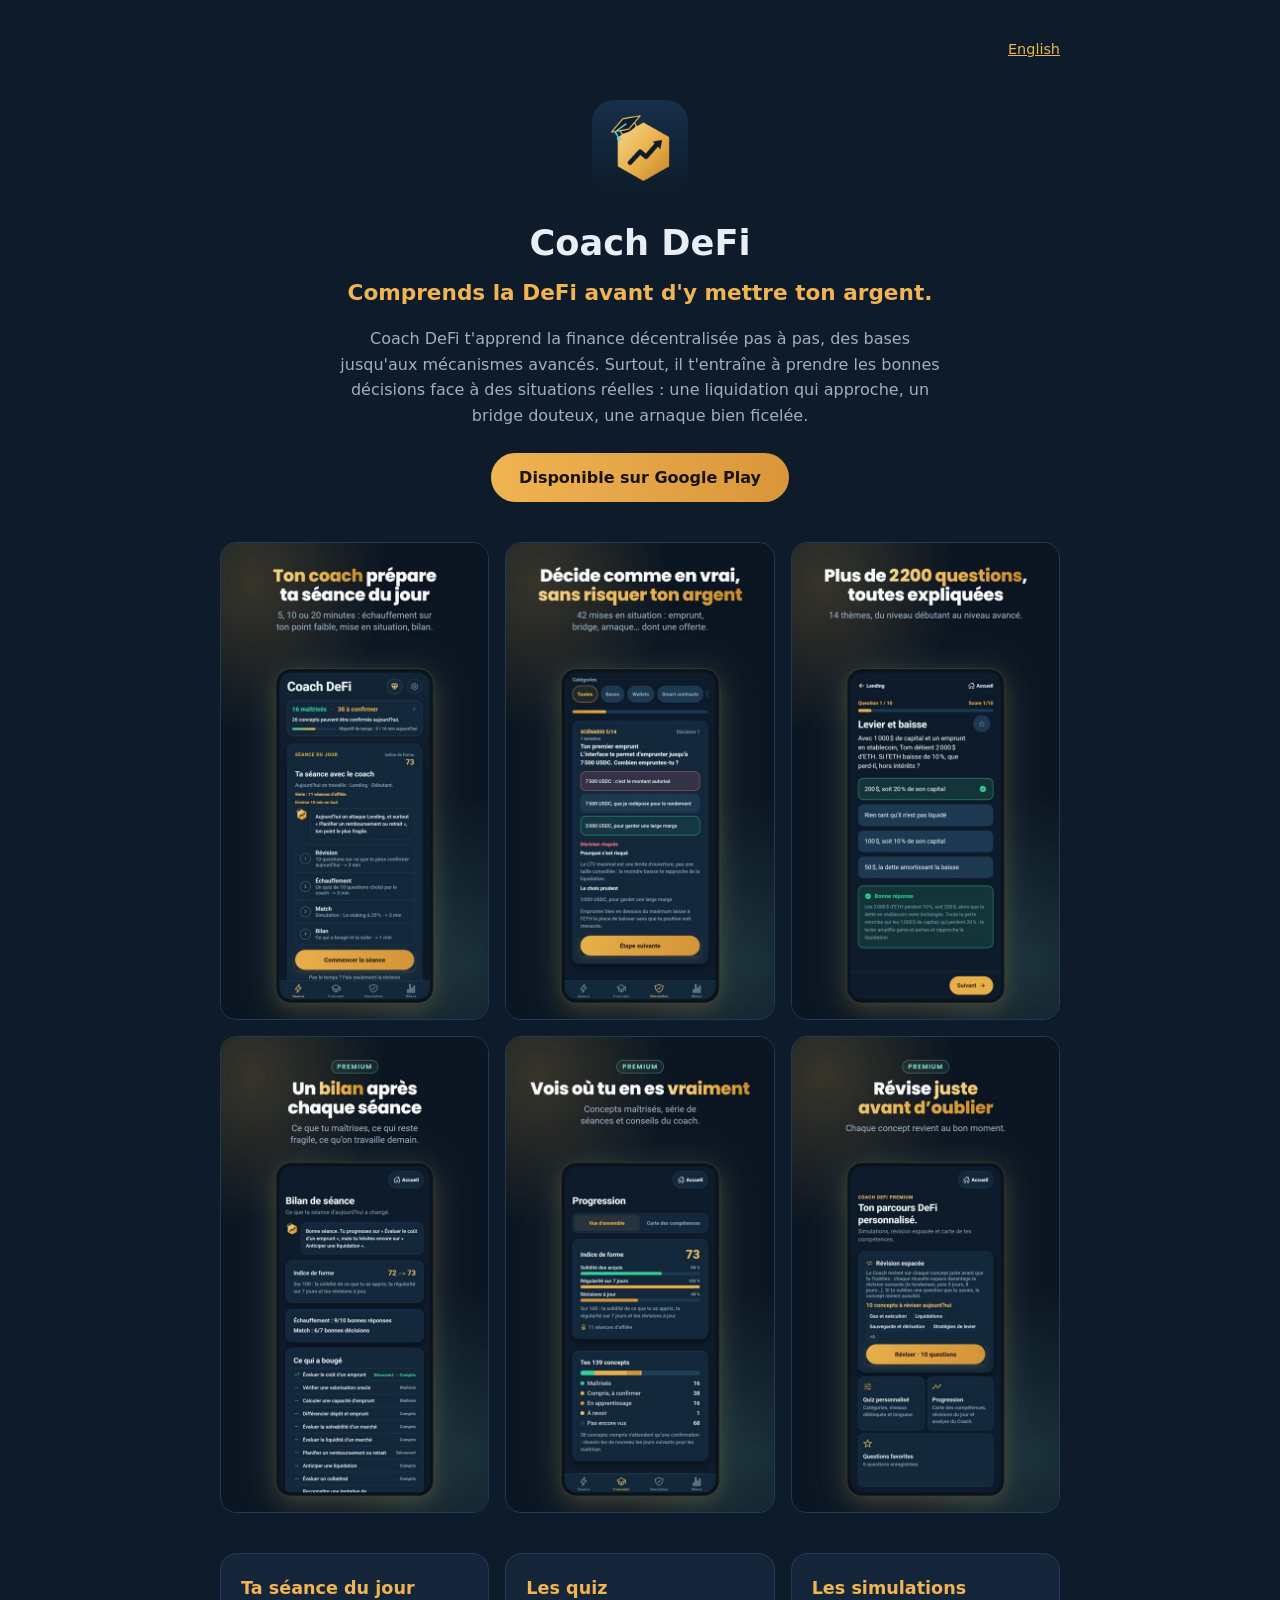
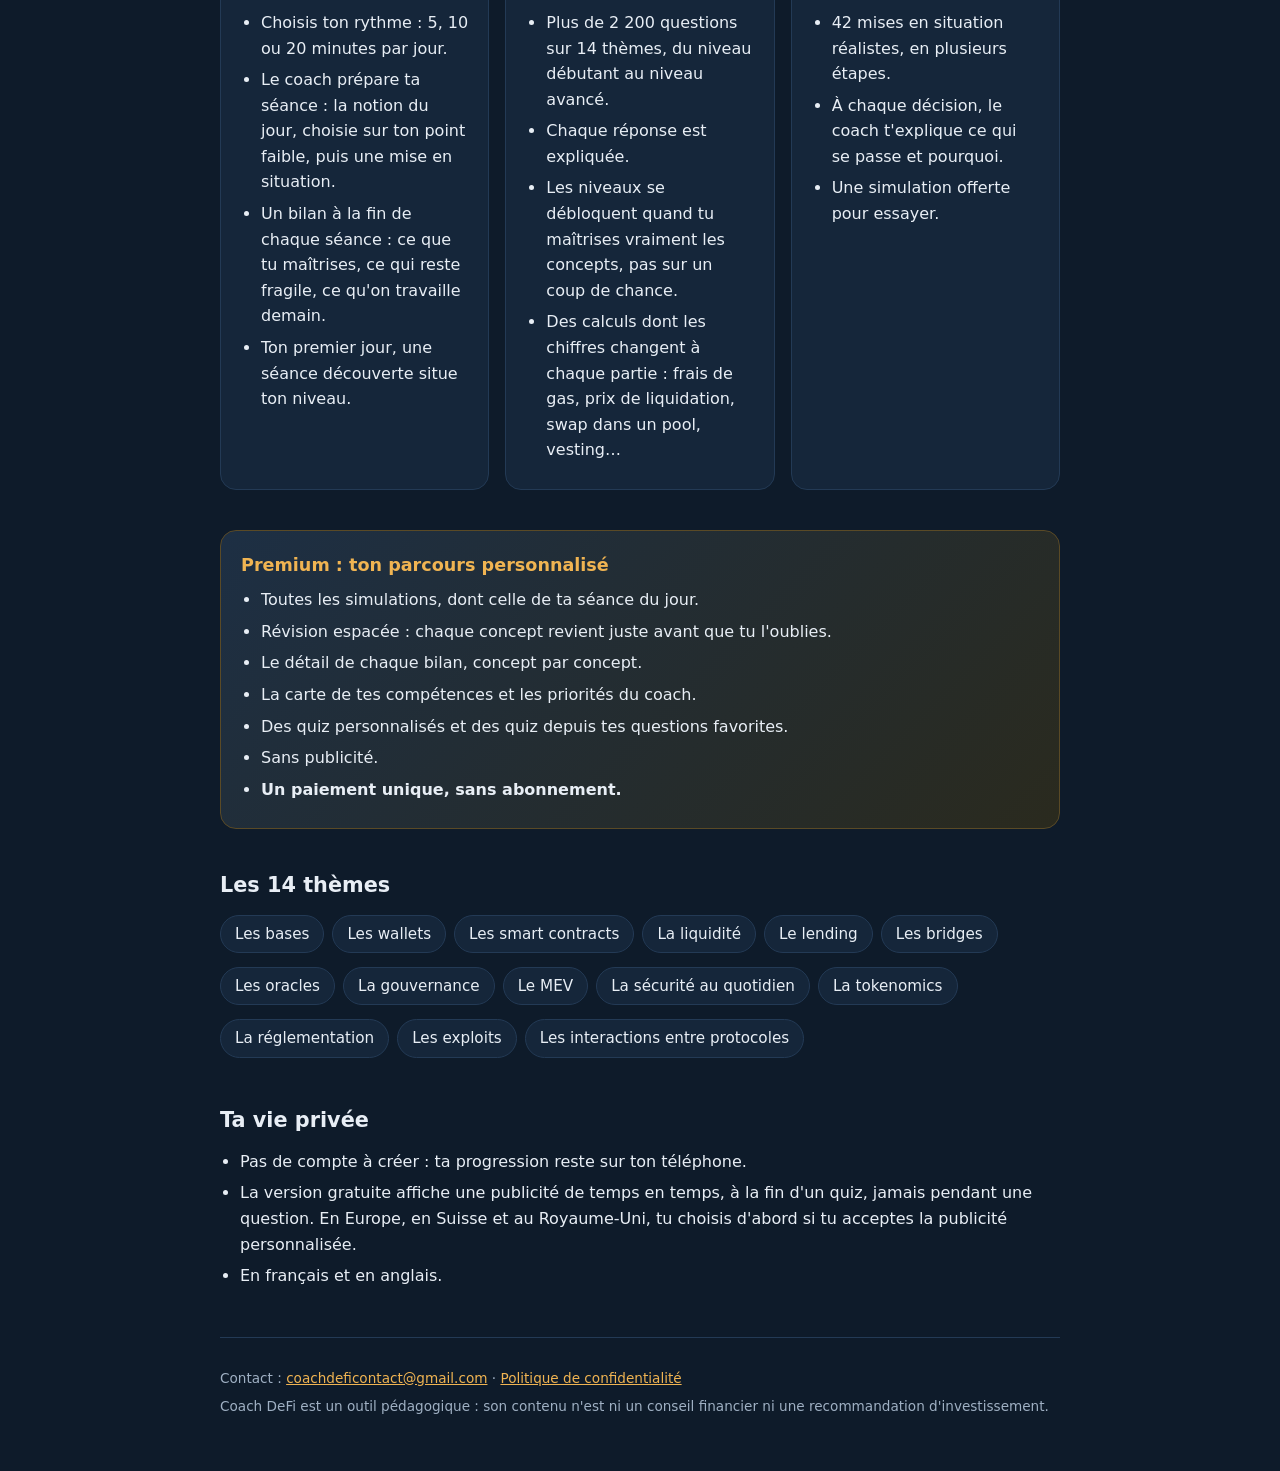
<file: index.html>
<!doctype html>
<html lang="fr">
<head>
  <meta charset="utf-8">
  <meta name="viewport" content="width=device-width, initial-scale=1">
  <title>Coach DeFi : apprendre la DeFi</title>
  <meta name="description" content="Coach DeFi t'apprend la finance décentralisée pas à pas : 5 à 20 minutes par jour de quiz et de simulations réalistes, sans compte.">
  <link rel="icon" href="icon.png">
  <link rel="alternate" hreflang="en" href="https://coachdefi.github.io/en/">
  <link rel="stylesheet" href="style.css">
</head>
<body>
  <main>
    <p class="lang"><a href="en/" hreflang="en" lang="en">English</a></p>

    <header class="hero">
      <img src="icon.png" alt="Logo Coach DeFi">
      <h1>Coach DeFi</h1>
      <p class="tagline">Comprends la DeFi avant d'y mettre ton argent.</p>
      <p>Coach DeFi t'apprend la finance décentralisée pas à pas, des bases jusqu'aux mécanismes avancés. Surtout, il t'entraîne à prendre les bonnes décisions face à des situations réelles : une liquidation qui approche, un bridge douteux, une arnaque bien ficelée.</p>
      <a class="button" href="https://play.google.com/store/apps/details?id=com.deficoach.app" target="_blank" rel="noopener">Disponible sur Google Play</a>
    </header>

    <div class="gallery">
      <img src="img/fr/01-home.jpg" alt="L'accueil : la séance du jour préparée par le coach" loading="lazy">
      <img src="img/fr/02-simulation-feedback.jpg" alt="Une simulation : décider comme en vrai, sans risquer son argent" loading="lazy">
      <img src="img/fr/03-quiz-feedback.jpg" alt="Un quiz avec l'explication de la réponse" loading="lazy">
      <img src="img/fr/04-session-review.jpg" alt="Le bilan de fin de séance" loading="lazy">
      <img src="img/fr/05-progression.jpg" alt="La progression et la carte des compétences" loading="lazy">
      <img src="img/fr/06-revision.jpg" alt="La révision espacée" loading="lazy">
    </div>

    <section>
      <div class="cards">
        <div class="card">
          <h3>Ta séance du jour</h3>
          <ul>
            <li>Choisis ton rythme : 5, 10 ou 20 minutes par jour.</li>
            <li>Le coach prépare ta séance : la notion du jour, choisie sur ton point faible, puis une mise en situation.</li>
            <li>Un bilan à la fin de chaque séance : ce que tu maîtrises, ce qui reste fragile, ce qu'on travaille demain.</li>
            <li>Ton premier jour, une séance découverte situe ton niveau.</li>
          </ul>
        </div>
        <div class="card">
          <h3>Les quiz</h3>
          <ul>
            <li>Plus de 2 200 questions sur 14 thèmes, du niveau débutant au niveau avancé.</li>
            <li>Chaque réponse est expliquée.</li>
            <li>Les niveaux se débloquent quand tu maîtrises vraiment les concepts, pas sur un coup de chance.</li>
            <li>Des calculs dont les chiffres changent à chaque partie : frais de gas, prix de liquidation, swap dans un pool, vesting…</li>
          </ul>
        </div>
        <div class="card">
          <h3>Les simulations</h3>
          <ul>
            <li>42 mises en situation réalistes, en plusieurs étapes.</li>
            <li>À chaque décision, le coach t'explique ce qui se passe et pourquoi.</li>
            <li>Une simulation offerte pour essayer.</li>
          </ul>
        </div>
      </div>
    </section>

    <section>
      <div class="card premium">
        <h3>Premium : ton parcours personnalisé</h3>
        <ul>
          <li>Toutes les simulations, dont celle de ta séance du jour.</li>
          <li>Révision espacée : chaque concept revient juste avant que tu l'oublies.</li>
          <li>Le détail de chaque bilan, concept par concept.</li>
          <li>La carte de tes compétences et les priorités du coach.</li>
          <li>Des quiz personnalisés et des quiz depuis tes questions favorites.</li>
          <li>Sans publicité.</li>
          <li><strong>Un paiement unique, sans abonnement.</strong></li>
        </ul>
      </div>
    </section>

    <section>
      <h2>Les 14 thèmes</h2>
      <ul class="topics">
        <li>Les bases</li><li>Les wallets</li><li>Les smart contracts</li><li>La liquidité</li><li>Le lending</li><li>Les bridges</li><li>Les oracles</li><li>La gouvernance</li><li>Le MEV</li><li>La sécurité au quotidien</li><li>La tokenomics</li><li>La réglementation</li><li>Les exploits</li><li>Les interactions entre protocoles</li>
      </ul>
    </section>

    <section>
      <h2>Ta vie privée</h2>
      <ul>
        <li>Pas de compte à créer : ta progression reste sur ton téléphone.</li>
        <li>La version gratuite affiche une publicité de temps en temps, à la fin d'un quiz, jamais pendant une question. En Europe, en Suisse et au Royaume-Uni, tu choisis d'abord si tu acceptes la publicité personnalisée.</li>
        <li>En français et en anglais.</li>
      </ul>
    </section>

    <footer>
      <p>Contact : <a href="mailto:coachdeficontact@gmail.com">coachdeficontact@gmail.com</a> · <a href="https://gist.github.com/MatDakillah/d315c61013ce06f5cd7fb65c68aa7442">Politique de confidentialité</a></p>
      <p>Coach DeFi est un outil pédagogique : son contenu n'est ni un conseil financier ni une recommandation d'investissement.</p>
    </footer>
  </main>
  <dialog class="zoom" id="zoom"><img alt=""></dialog>
  <script>
    // Click a screenshot to see it larger; click again or press Escape to close.
    const zoom = document.getElementById('zoom');
    const big = zoom.querySelector('img');
    document.querySelectorAll('.gallery img').forEach((img) => {
      img.addEventListener('click', () => { big.src = img.src; big.alt = img.alt; zoom.showModal(); });
    });
    zoom.addEventListener('click', () => zoom.close());
  </script>
</body>
</html>
</file>
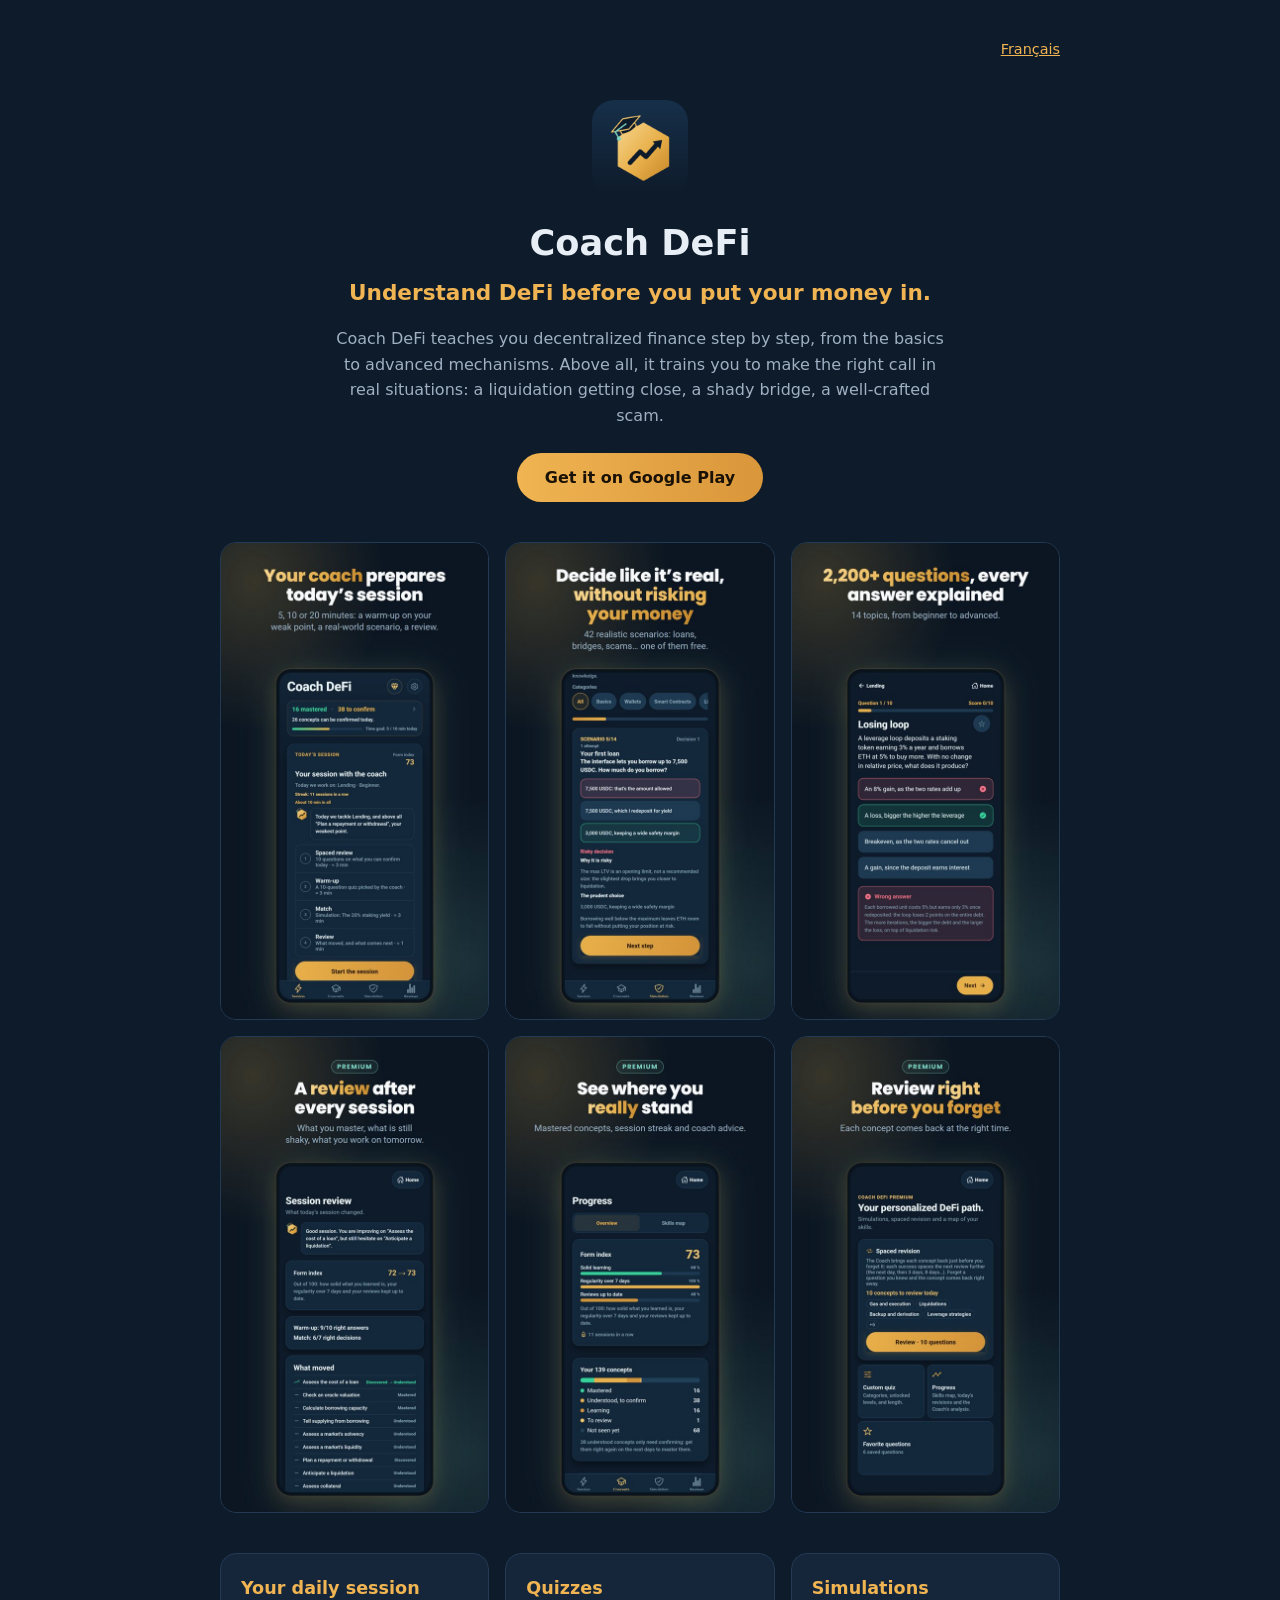
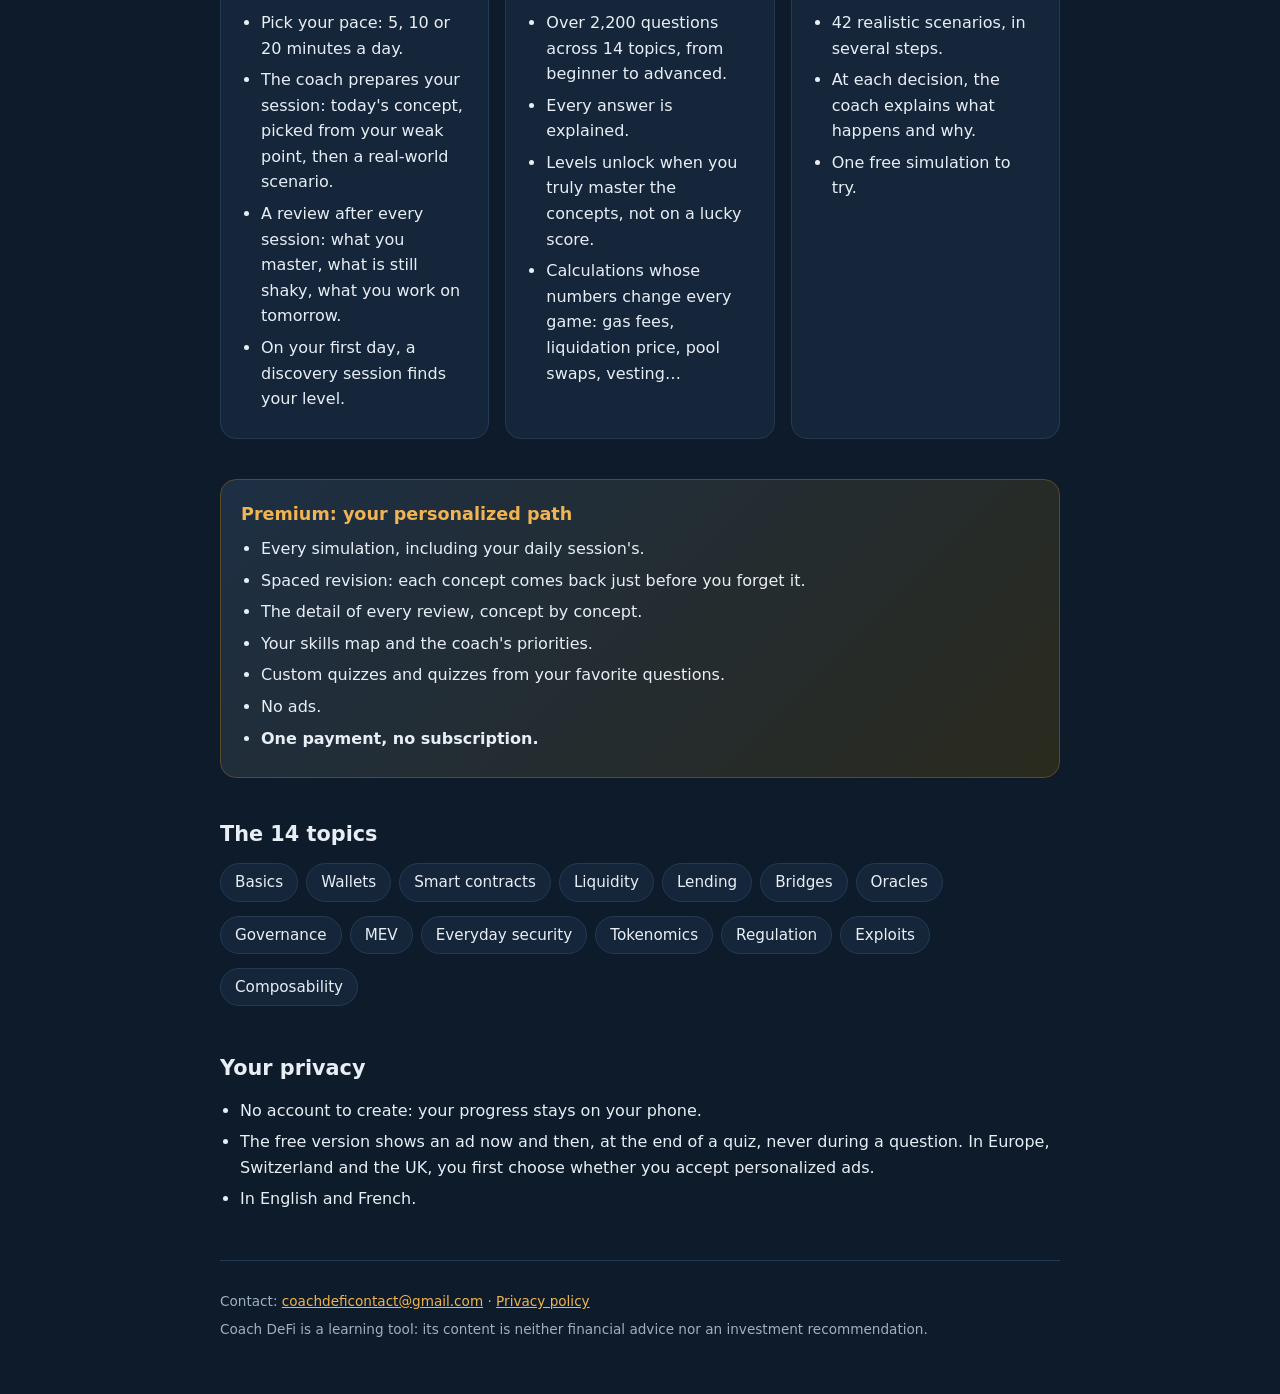
<file: en/index.html>
<!doctype html>
<html lang="en">
<head>
  <meta charset="utf-8">
  <meta name="viewport" content="width=device-width, initial-scale=1">
  <title>Coach DeFi: learn DeFi</title>
  <meta name="description" content="Coach DeFi teaches you decentralized finance step by step: 5 to 20 minutes a day of quizzes and realistic simulations, no account needed.">
  <link rel="icon" href="../icon.png">
  <link rel="alternate" hreflang="fr" href="https://coachdefi.github.io/">
  <link rel="stylesheet" href="../style.css">
</head>
<body>
  <main>
    <p class="lang"><a href="../" hreflang="fr" lang="fr">Français</a></p>

    <header class="hero">
      <img src="../icon.png" alt="Coach DeFi logo">
      <h1>Coach DeFi</h1>
      <p class="tagline">Understand DeFi before you put your money in.</p>
      <p>Coach DeFi teaches you decentralized finance step by step, from the basics to advanced mechanisms. Above all, it trains you to make the right call in real situations: a liquidation getting close, a shady bridge, a well-crafted scam.</p>
      <a class="button" href="https://play.google.com/store/apps/details?id=com.deficoach.app" target="_blank" rel="noopener">Get it on Google Play</a>
    </header>

    <div class="gallery">
      <img src="../img/en/01-home.jpg" alt="Home: the daily session prepared by the coach" loading="lazy">
      <img src="../img/en/02-simulation-feedback.jpg" alt="A simulation: decide for real, without risking your money" loading="lazy">
      <img src="../img/en/03-quiz-feedback.jpg" alt="A quiz with the answer explained" loading="lazy">
      <img src="../img/en/04-session-review.jpg" alt="The end-of-session review" loading="lazy">
      <img src="../img/en/05-progression.jpg" alt="Progress and the skills map" loading="lazy">
      <img src="../img/en/06-revision.jpg" alt="Spaced revision" loading="lazy">
    </div>

    <section>
      <div class="cards">
        <div class="card">
          <h3>Your daily session</h3>
          <ul>
            <li>Pick your pace: 5, 10 or 20 minutes a day.</li>
            <li>The coach prepares your session: today's concept, picked from your weak point, then a real-world scenario.</li>
            <li>A review after every session: what you master, what is still shaky, what you work on tomorrow.</li>
            <li>On your first day, a discovery session finds your level.</li>
          </ul>
        </div>
        <div class="card">
          <h3>Quizzes</h3>
          <ul>
            <li>Over 2,200 questions across 14 topics, from beginner to advanced.</li>
            <li>Every answer is explained.</li>
            <li>Levels unlock when you truly master the concepts, not on a lucky score.</li>
            <li>Calculations whose numbers change every game: gas fees, liquidation price, pool swaps, vesting…</li>
          </ul>
        </div>
        <div class="card">
          <h3>Simulations</h3>
          <ul>
            <li>42 realistic scenarios, in several steps.</li>
            <li>At each decision, the coach explains what happens and why.</li>
            <li>One free simulation to try.</li>
          </ul>
        </div>
      </div>
    </section>

    <section>
      <div class="card premium">
        <h3>Premium: your personalized path</h3>
        <ul>
          <li>Every simulation, including your daily session's.</li>
          <li>Spaced revision: each concept comes back just before you forget it.</li>
          <li>The detail of every review, concept by concept.</li>
          <li>Your skills map and the coach's priorities.</li>
          <li>Custom quizzes and quizzes from your favorite questions.</li>
          <li>No ads.</li>
          <li><strong>One payment, no subscription.</strong></li>
        </ul>
      </div>
    </section>

    <section>
      <h2>The 14 topics</h2>
      <ul class="topics">
        <li>Basics</li><li>Wallets</li><li>Smart contracts</li><li>Liquidity</li><li>Lending</li><li>Bridges</li><li>Oracles</li><li>Governance</li><li>MEV</li><li>Everyday security</li><li>Tokenomics</li><li>Regulation</li><li>Exploits</li><li>Composability</li>
      </ul>
    </section>

    <section>
      <h2>Your privacy</h2>
      <ul>
        <li>No account to create: your progress stays on your phone.</li>
        <li>The free version shows an ad now and then, at the end of a quiz, never during a question. In Europe, Switzerland and the UK, you first choose whether you accept personalized ads.</li>
        <li>In English and French.</li>
      </ul>
    </section>

    <footer>
      <p>Contact: <a href="mailto:coachdeficontact@gmail.com">coachdeficontact@gmail.com</a> · <a href="https://gist.github.com/MatDakillah/d315c61013ce06f5cd7fb65c68aa7442">Privacy policy</a></p>
      <p>Coach DeFi is a learning tool: its content is neither financial advice nor an investment recommendation.</p>
    </footer>
  </main>
  <dialog class="zoom" id="zoom"><img alt=""></dialog>
  <script>
    // Click a screenshot to see it larger; click again or press Escape to close.
    const zoom = document.getElementById('zoom');
    const big = zoom.querySelector('img');
    document.querySelectorAll('.gallery img').forEach((img) => {
      img.addEventListener('click', () => { big.src = img.src; big.alt = img.alt; zoom.showModal(); });
    });
    zoom.addEventListener('click', () => zoom.close());
  </script>
</body>
</html>
</file>
<file: style.css>
:root {
  --bg: #0e1b2a;
  --card: #15263a;
  --line: #233a55;
  --text: #e8eef5;
  --muted: #9fb0c3;
  --gold: #f0b452;
  --gold-dark: #d9963a;
}
* { box-sizing: border-box; }
body { margin: 0; font-family: system-ui, -apple-system, "Segoe UI", Roboto, sans-serif; background: var(--bg); color: var(--text); line-height: 1.6; }
a { color: var(--gold); }
main { max-width: 880px; margin: 0 auto; padding: 24px 20px 48px; }

.lang { text-align: right; font-size: 0.9rem; }

.hero { text-align: center; padding: 24px 0 8px; }
.hero img { width: 96px; height: 96px; border-radius: 22px; }
.hero h1 { margin: 12px 0 0; font-size: 2.2rem; }
.hero .tagline { margin: 4px auto 16px; font-size: 1.35rem; font-weight: 700; color: var(--gold); }
.hero p { max-width: 620px; margin: 0 auto 12px; color: var(--muted); }
.button { display: inline-block; margin-top: 12px; padding: 12px 28px; border-radius: 999px; background: linear-gradient(90deg, var(--gold), var(--gold-dark)); color: #1a1206; font-weight: 700; text-decoration: none; }

.gallery { display: grid; grid-template-columns: repeat(3, 1fr); gap: 16px; padding-top: 32px; }
.gallery img { width: 100%; height: auto; border-radius: 16px; border: 1px solid var(--line); }
@media (max-width: 600px) { .gallery { grid-template-columns: repeat(2, 1fr); gap: 10px; } }

section { margin-top: 40px; }
h2 { font-size: 1.3rem; margin: 0 0 12px; }
.cards { display: grid; grid-template-columns: repeat(auto-fit, minmax(240px, 1fr)); gap: 16px; }
.card { background: var(--card); border: 1px solid var(--line); border-radius: 16px; padding: 20px; }
.card h3 { margin: 0 0 8px; font-size: 1.1rem; color: var(--gold); }
.card ul, section > ul { margin: 0; padding-left: 20px; }
.card li, section > ul li { margin-bottom: 6px; }

.premium { background: linear-gradient(135deg, #1d2f44, #2a2a1e); border-color: #5a4a26; }

.topics { display: flex; flex-wrap: wrap; gap: 8px; padding: 0; list-style: none; }
.topics li { padding: 6px 14px; border-radius: 999px; background: var(--card); border: 1px solid var(--line); font-size: 0.95rem; }

footer { margin-top: 48px; padding-top: 24px; border-top: 1px solid var(--line); font-size: 0.85rem; color: var(--muted); }
footer p { margin: 6px 0; }

.gallery img { cursor: zoom-in; }
.zoom { padding: 0; border: none; background: transparent; max-width: 100vw; max-height: 100vh; }
.zoom::backdrop { background: rgba(5, 10, 18, 0.9); }
.zoom img { display: block; max-width: 95vw; max-height: 92vh; border-radius: 16px; cursor: zoom-out; }
</file>
